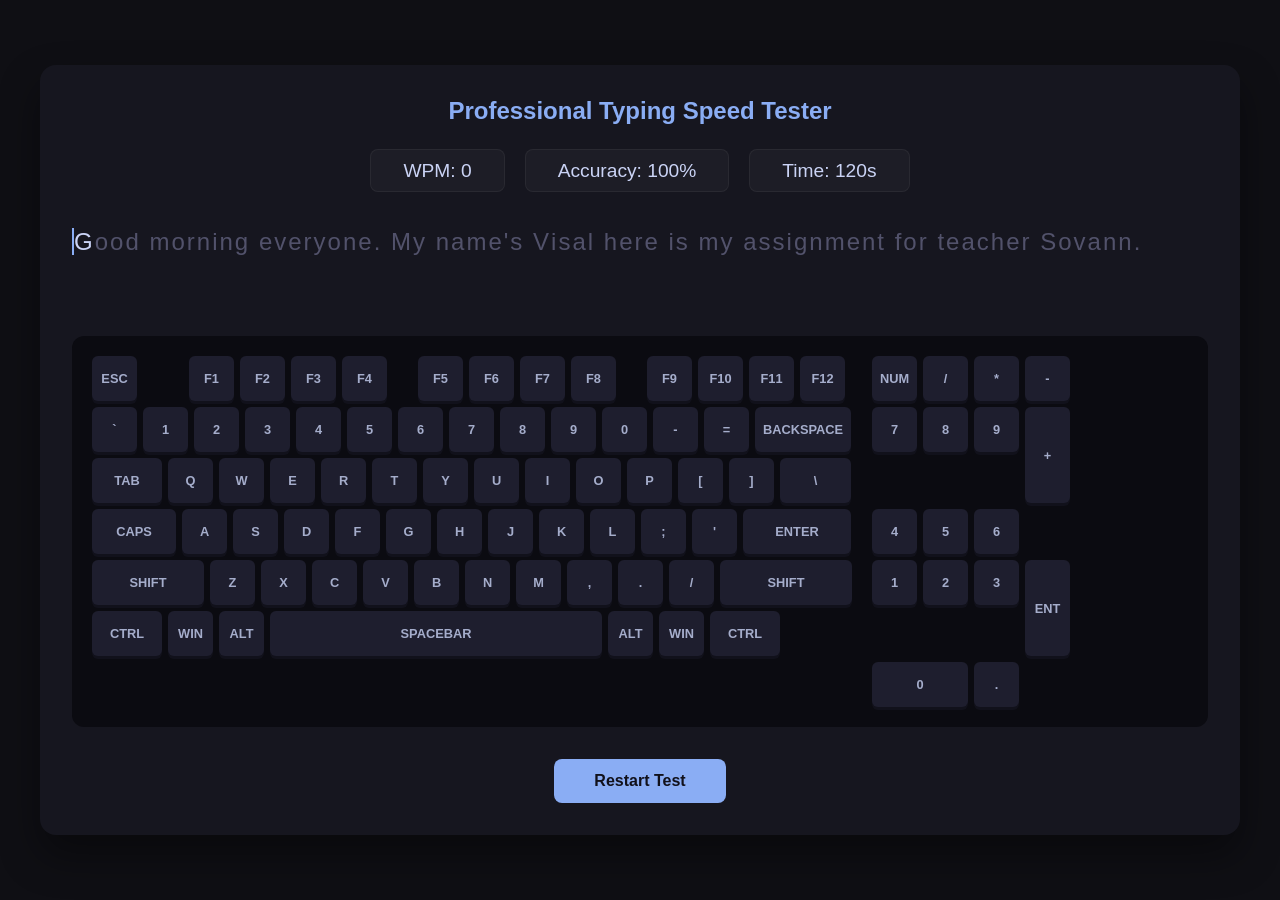
<file: index.html>
<!DOCTYPE html>
<html lang="en">
<head>
    <meta charset="UTF-8">
    <meta name="viewport" content="width=device-width, initial-scale=1.0">
    <title>Full Keyboard Typing Tester</title>
    <link rel="stylesheet" href="style.css">
</head>
<body>

    <div class="container">
        <h2>Professional Typing Speed Tester</h2>
        
        <div class="stats-container">
            <div class="stat-box">WPM: <span id="wpm">0</span></div>
            <div class="stat-box">Accuracy: <span id="accuracy">100</span>%</div>
            <div class="stat-box">Time: <span id="timer">120</span>s</div>
        </div>

        <div class="text-display" id="textDisplay"></div>
        
        <div class="keyboard-wrapper">
            <div class="keyboard-main" id="keyboardMain"></div>
            <div class="keyboard-numpad" id="keyboardNumpad"></div>
        </div>
        
        <input type="text" id="textInput" autocomplete="off" autofocus>
        <button id="restartBtn">Restart Test</button>
    </div>

    <script src="script.js"></script>
</body>
</html>
</file>
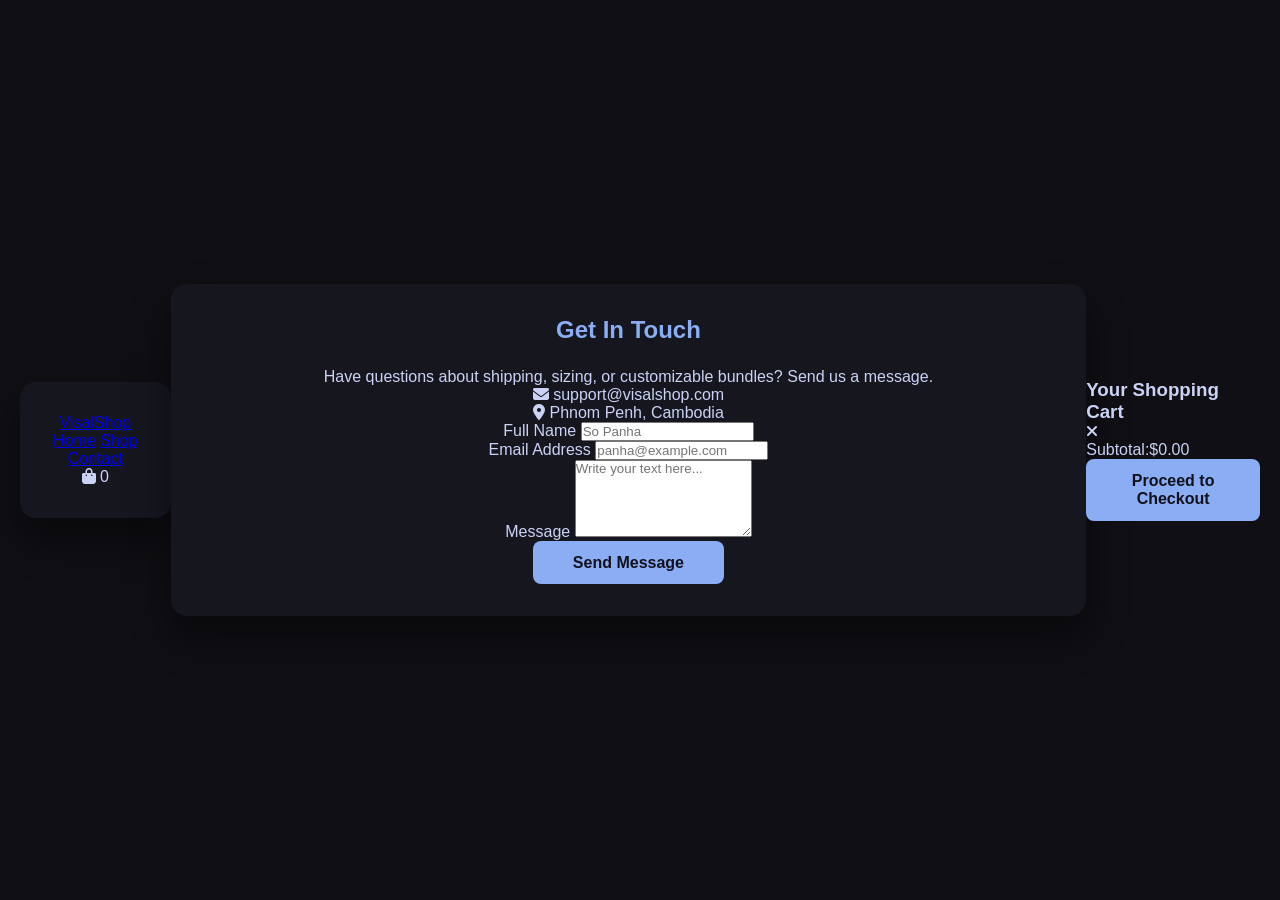
<file: contact.html>
<!DOCTYPE html>
<html lang="en">
<head>
    <meta charset="UTF-8">
    <meta name="viewport" content="width=device-width, initial-scale=1.0">
    <title>Assignment Web-based</title>
    <link rel="stylesheet" href="style.css">
    <link rel="stylesheet" href="https://cdnjs.cloudflare.com/ajax/libs/font-awesome/6.4.0/css/all.min.css">
</head>
<body>

    <header>
        <div class="navbar container">
            <a href="home.html" class="logo"><span>Visal</span>Shop</a>
            <nav class="nav-links">
                <a href="home.html">Home</a>
                <a href="shop.html">Shop</a>
                <a href="contact.html" class="active">Contact</a>
            </nav>
            <div class="cart-icon" id="cart-icon">
                <i class="fa-solid fa-bag-shopping"></i>
                <span id="cart-count">0</span>
            </div>
        </div>
    </header>

    <section class="contact-section container">
        <div class="contact-wrapper">
            <div class="contact-info-panel">
                <h2>Get In Touch</h2>
                <p>Have questions about shipping, sizing, or customizable bundles? Send us a message.</p>
                <div class="info-item"><i class="fa-solid fa-envelope"></i> support@visalshop.com</div>
                <div class="info-item"><i class="fa-solid fa-location-dot"></i> Phnom Penh, Cambodia</div>
            </div>
            
            <form class="contact-form" onsubmit="handleContactSubmit(event)">
                <div class="form-group">
                    <label>Full Name</label>
                    <input type="text" required placeholder="So Panha">
                </div>
                <div class="form-group">
                    <label>Email Address</label>
                    <input type="email" required placeholder="panha@example.com">
                </div>
                <div class="form-group">
                    <label>Message</label>
                    <textarea rows="5" required placeholder="Write your text here..."></textarea>
                </div>
                <button type="submit" class="btn-primary">Send Message</button>
            </form>
        </div>
    </section>

    <div class="cart-sidebar" id="cart-sidebar">
        <div class="cart-header"><h3>Your Shopping Cart</h3><i class="fa-solid fa-xmark" id="close-cart"></i></div>
        <div class="cart-items" id="cart-items"></div>
        <div class="cart-footer">
            <div class="cart-total"><span>Subtotal:</span><span id="cart-total-price">$0.00</span></div>
            <button class="checkout-btn" onclick="checkout()">Proceed to Checkout</button>
        </div>
    </div>
    <div class="cart-overlay" id="cart-overlay"></div>

    <script src="script.js"></script>
</body>
</html>
</file>
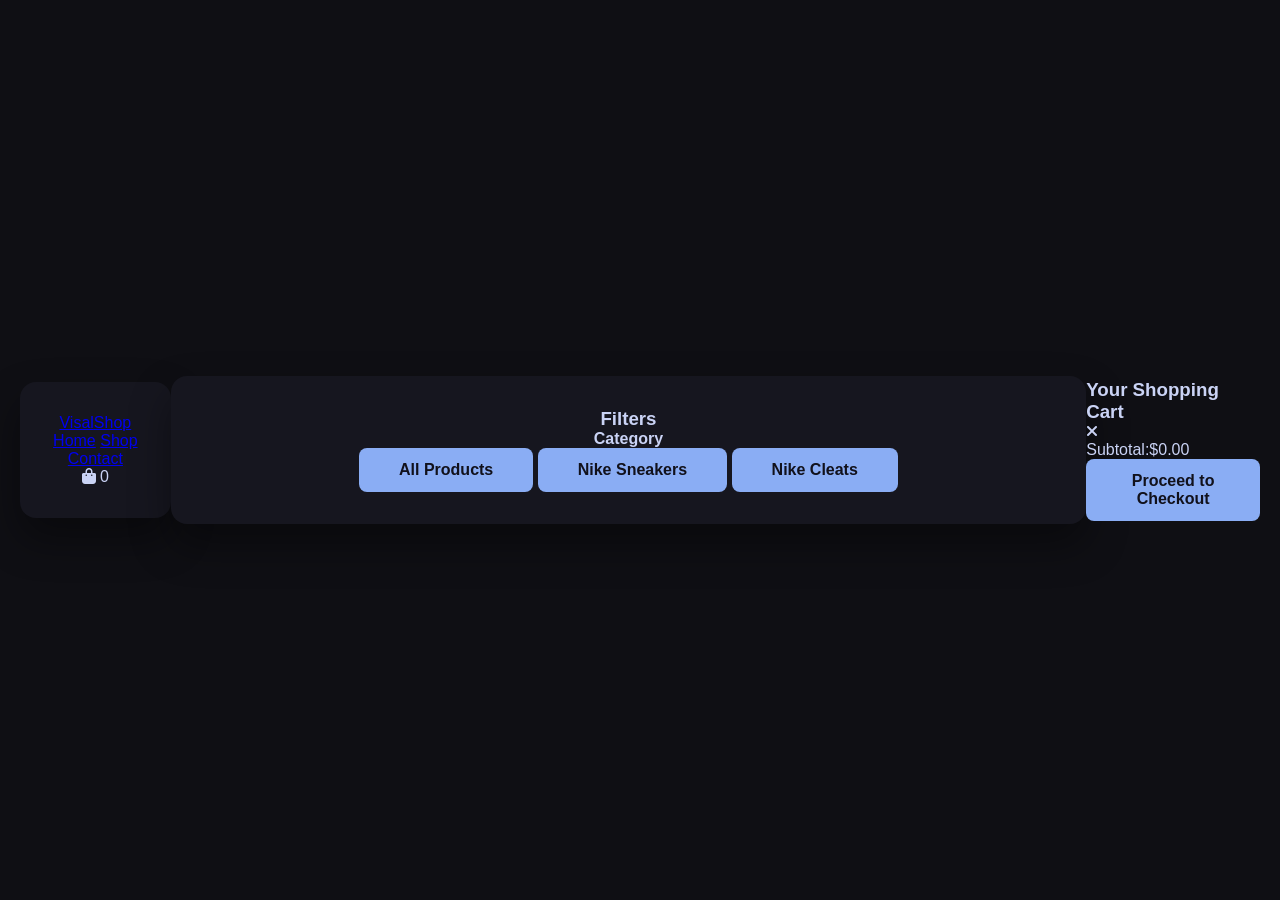
<file: shop.html>
<!DOCTYPE html>
<html lang="en">
<head>
    <meta charset="UTF-8">
    <meta name="viewport" content="width=device-width, initial-scale=1.0">
    <title>Assignment Web-based</title>
    <link rel="stylesheet" href="style.css">
    <link rel="stylesheet" href="https://cdnjs.cloudflare.com/ajax/libs/font-awesome/6.4.0/css/all.min.css">
</head>
<body>

    <header>
        <div class="navbar container">
            <a href="home.html" class="logo"><span>Visal</span>Shop</a>
            <nav class="nav-links">
                <a href="home.html">Home</a>
                <a href="shop.html" class="active">Shop</a>
                <a href="contact.html">Contact</a>
            </nav>
            <div class="cart-icon" id="cart-icon">
                <i class="fa-solid fa-bag-shopping"></i>
                <span id="cart-count">0</span>
            </div>
        </div>
    </header>

    <main class="shop-container container">
        <aside class="filters">
            <h3>Filters</h3>
            <div class="filter-group">
                <h4>Category</h4>
                <button class="filter-btn active" onclick="filterCategory('all', this)">All Products</button>
                <button class="filter-btn" onclick="filterCategory('nike sneakers', this)">Nike Sneakers</button>
                <button class="filter-btn" onclick="filterCategory('nike cleats', this)">Nike Cleats</button>
            </div>
        </aside>

        <section class="shop-content">
            <div class="product-grid" id="shop-grid"></div>
        </section>
    </main>

    <div class="cart-sidebar" id="cart-sidebar">
        <div class="cart-header"><h3>Your Shopping Cart</h3><i class="fa-solid fa-xmark" id="close-cart"></i></div>
        <div class="cart-items" id="cart-items"></div>
        <div class="cart-footer">
            <div class="cart-total"><span>Subtotal:</span><span id="cart-total-price">$0.00</span></div>
            <button class="checkout-btn" onclick="checkout()">Proceed to Checkout</button>
        </div>
    </div>
    <div class="cart-overlay" id="cart-overlay"></div>

    <script src="script.js"></script>
    <script>
        displayShopProducts();
    </script>
</body>
</html>
</file>
<file: style.css>
:root {
    --bg-color: #0f0f14;
    --container-bg: #16161f;
    --text-muted: #52526b;
    --text-correct: #a6da95;
    --text-incorrect: #ed8796;
    --accent: #8aadf4;
    --text-main: #cad3f5;
    --key-bg: #1e1e2e;
}

* {
    box-sizing: border-box;
    margin: 0;
    padding: 0;
    font-family: 'Segoe UI', Tahoma, Geneva, Verdana, sans-serif;
}

body {
    background-color: var(--bg-color);
    color: var(--text-main);
    display: flex;
    justify-content: center;
    align-items: center;
    min-height: 100vh;
    padding: 20px;
}

.container {
    background: var(--container-bg);
    padding: 2rem;
    border-radius: 16px;
    box-shadow: 0 20px 40px rgba(0,0,0,0.4);
    max-width: 1200px;
    width: 100%;
    text-align: center;
}

h2 {
    margin-bottom: 1.5rem;
    color: var(--accent);
}

.stats-container {
    display: flex;
    justify-content: center;
    gap: 20px;
    margin-bottom: 2rem;
}

.stat-box {
    font-size: 1.2rem;
    background: rgba(255,255,255,0.03);
    padding: 0.6rem 2rem;
    border-radius: 8px;
    border: 1px solid rgba(255,255,255,0.05);
}

.text-display {
    font-family: 'Courier New', monospace;
    font-size: 1.5rem;
    line-height: 2.2rem;
    text-align: left;
    margin-bottom: 2rem;
    min-height: 80px;
}

.char { color: var(--text-muted); border-left: 2px solid transparent; }
.char.correct { color: var(--text-correct); }
.char.incorrect { color: var(--text-incorrect); background: rgba(237, 135, 150, 0.1); }
.char.active { color: var(--text-main); border-left-color: var(--accent); }

#textInput { position: absolute; opacity: 0; pointer-events: none; }

/* --- Full Layout Grid Wrapper --- */
.keyboard-wrapper {
    display: flex;
    gap: 20px;
    background: #0b0b11;
    padding: 20px;
    border-radius: 12px;
    margin-bottom: 2rem;
    overflow-x: auto;
}

.keyboard-main, .keyboard-numpad {
    display: flex;
    flex-direction: column;
    gap: 6px;
}

.keyboard-row {
    display: flex;
    gap: 6px;
}

.key {
    background: var(--key-bg);
    color: #a5adcb;
    height: 45px;
    min-width: 45px;
    border-radius: 6px;
    display: flex;
    align-items: center;
    justify-content: center;
    font-size: 0.8rem;
    font-weight: 600;
    text-transform: uppercase;
    box-shadow: 0 3px 0 #11111b;
    transition: all 0.05s ease;
}

/* Custom Standard Key Metric Extensions */
.key.w-backspace { width: 96px; }
.key.w-tab { width: 70px; }
.key.w-backslash { width: 71px; }
.key.w-caps { width: 84px; }
.key.w-enter { width: 108px; }
.key.w-lshift { width: 112px; }
.key.w-rshift { width: 132px; }
.key.w-ctrl { width: 70px; }
.key.w-space { width: 332px; }
.key.w-numzero { width: 96px; }
.key.w-numenter { height: 96px; }

/* Functional Visual Separators */
.key.spacer-f { margin-right: 25px; }

/* State Intersections */
.key.pressed {
    background: var(--accent);
    color: #11111b;
    transform: translateY(3px);
    box-shadow: none;
}

button {
    background: var(--accent);
    color: #11111b;
    border: none;
    padding: 0.8rem 2.5rem;
    font-size: 1rem;
    font-weight: bold;
    border-radius: 8px;
    cursor: pointer;
}
</file>
